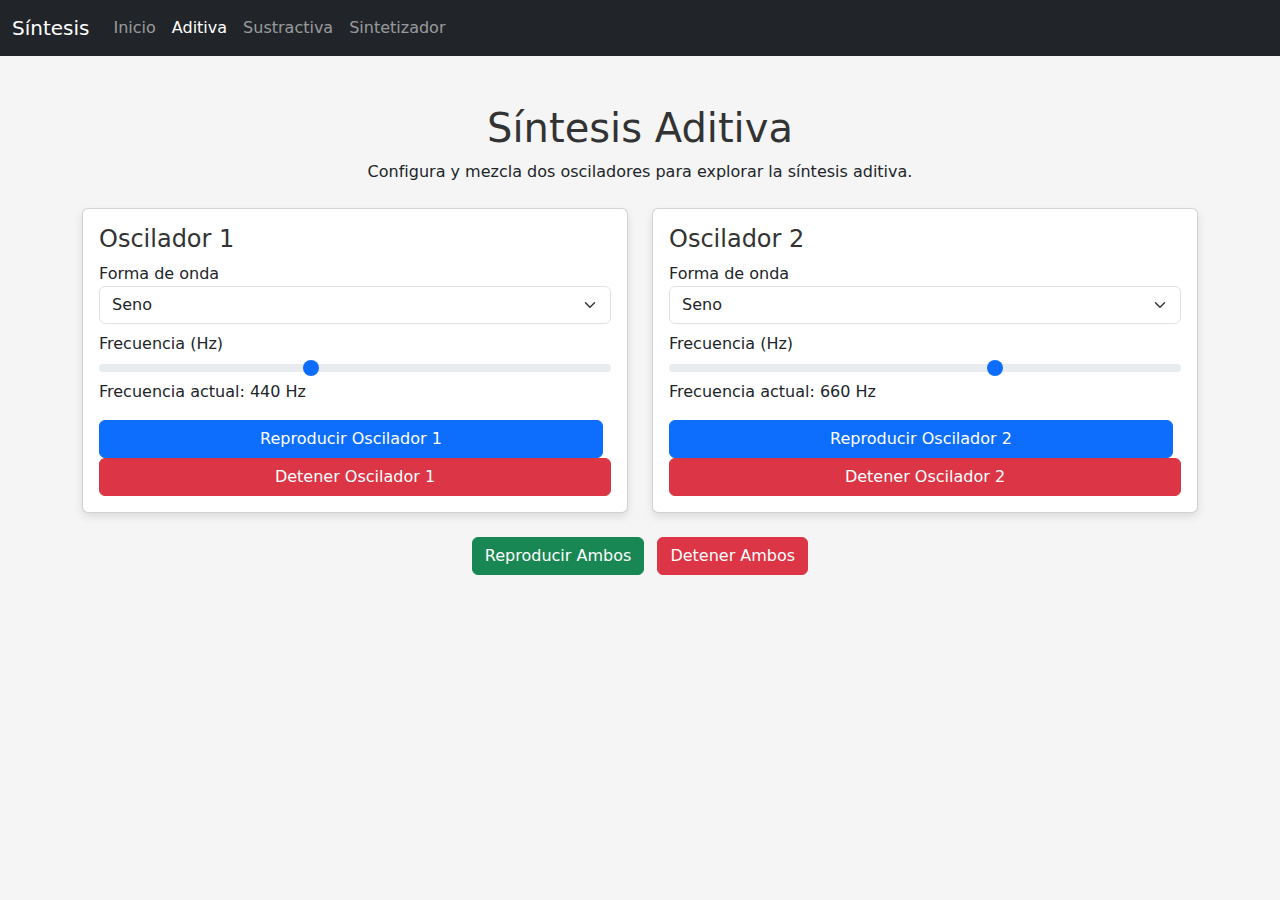
<file: aditiva/aditiva.html>
<!DOCTYPE html>
<html lang="es">
<head>
  <meta charset="UTF-8" />
  <meta name="viewport" content="width=device-width, initial-scale=1.0" />
  <title>Síntesis Aditiva</title>
  <link href="https://cdn.jsdelivr.net/npm/bootstrap@5.3.3/dist/css/bootstrap.min.css" rel="stylesheet" />
  <link rel="stylesheet" href="aditiva.css" />
</head>
<body>

  <!-- Navbar -->
  <nav class="navbar navbar-expand-lg navbar-dark bg-dark">
    <div class="container-fluid">
      <a class="navbar-brand" href="#">Síntesis</a>
      <button class="navbar-toggler" type="button" data-bs-toggle="collapse" data-bs-target="#navbarNav">
        <span class="navbar-toggler-icon"></span>
      </button>
      <div class="collapse navbar-collapse" id="navbarNav">
        <ul class="navbar-nav">
          <li class="nav-item"><a class="nav-link" href="../index.html">Inicio</a></li>
          <li class="nav-item"><a class="nav-link active" href="aditiva.html">Aditiva</a></li>
          <li class="nav-item"><a class="nav-link" href="../sustractiva/sustractiva.html">Sustractiva</a></li>
          <li class="nav-item"><a class="nav-link" href="../piano/piano.html">Sintetizador</a></li>
        </ul>
      </div>
    </div>
  </nav>

  <div class="container mt-5">
    <h1 class="text-center">Síntesis Aditiva</h1>
    <p class="text-center">Configura y mezcla dos osciladores para explorar la síntesis aditiva.</p>

    <div class="row mt-4">
      <!-- Oscilador 1 -->
      <div class="col-md-6">
        <div class="card p-3">
          <h4>Oscilador 1</h4>
          <label>Forma de onda</label>
          <select id="wave1" class="form-select mb-2">
            <option value="sine">Seno</option>
            <option value="square">Cuadrada</option>
            <option value="sawtooth">Diente de sierra</option>
            <option value="triangle">Triangular</option>
          </select>

          <label>Frecuencia (Hz)</label>
          <input type="range" id="freq1" min="50" max="1000" value="440" class="form-range">
          <p>Frecuencia actual: <span id="valFreq1">440</span> Hz</p>

          <button class="btn btn-primary me-2" id="play1">Reproducir Oscilador 1</button>
          <button class="btn btn-danger" id="stop1">Detener Oscilador 1</button>
        </div>
      </div>

      <!-- Oscilador 2 -->
      <div class="col-md-6">
        <div class="card p-3">
          <h4>Oscilador 2</h4>
          <label>Forma de onda</label>
          <select id="wave2" class="form-select mb-2">
            <option value="sine">Seno</option>
            <option value="square">Cuadrada</option>
            <option value="sawtooth">Diente de sierra</option>
            <option value="triangle">Triangular</option>
          </select>

          <label>Frecuencia (Hz)</label>
          <input type="range" id="freq2" min="50" max="1000" value="660" class="form-range">
          <p>Frecuencia actual: <span id="valFreq2">660</span> Hz</p>

          <button class="btn btn-primary me-2" id="play2">Reproducir Oscilador 2</button>
          <button class="btn btn-danger" id="stop2">Detener Oscilador 2</button>
        </div>
      </div>
    </div>

    <div class="text-center mt-4">
          <button class="btn btn-success me-2" id="playBoth">Reproducir Ambos</button>
          <button class="btn btn-danger" id="stopBoth">Detener Ambos</button>
    </div>

  <script src="https://cdn.jsdelivr.net/npm/bootstrap@5.3.3/dist/js/bootstrap.bundle.min.js"></script>
  <script src="aditiva.js"></script>
</body>
</html>
</file>
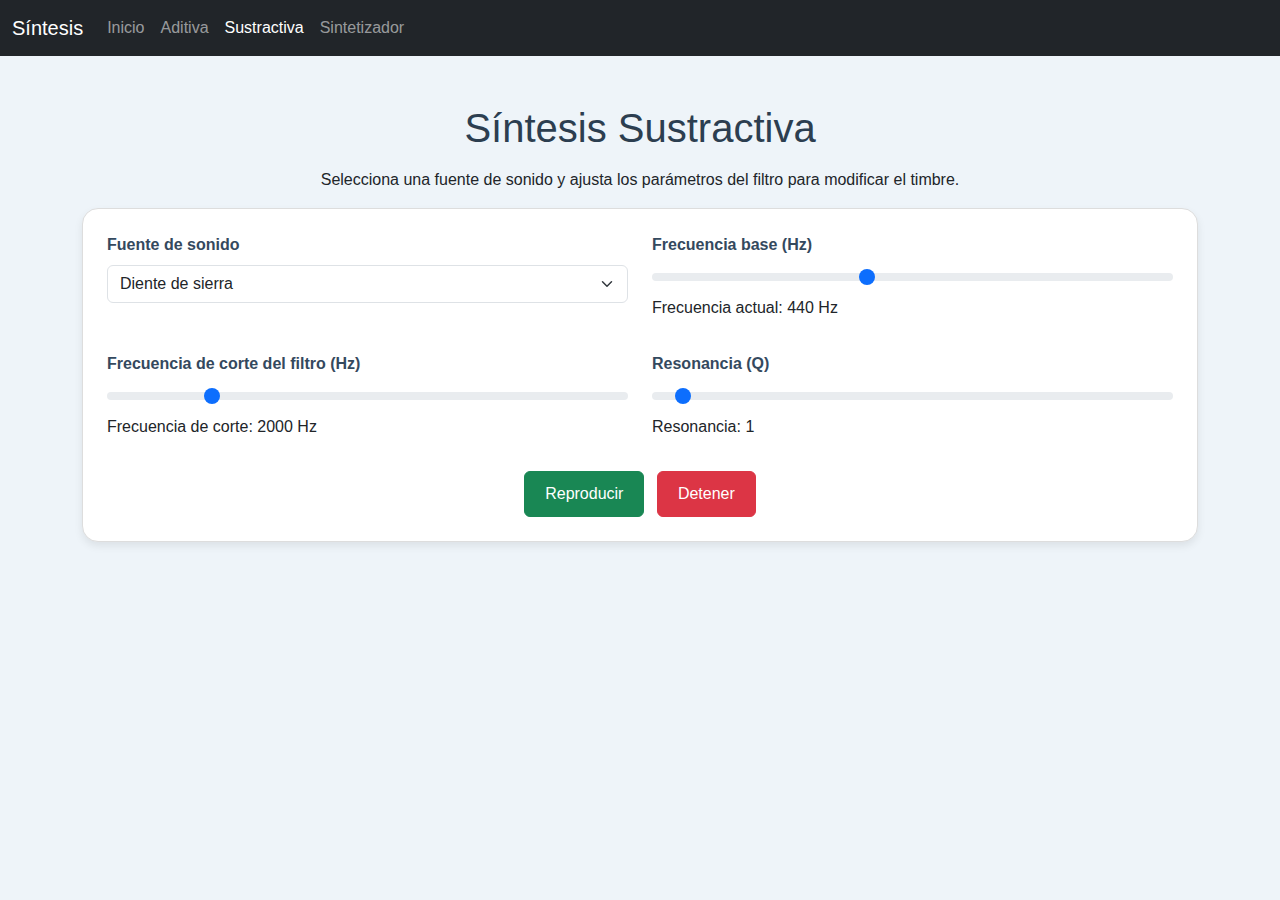
<file: sustractiva/sustractiva.html>
<!DOCTYPE html>
<html lang="es">
<head>
  <meta charset="UTF-8" />
  <meta name="viewport" content="width=device-width, initial-scale=1.0" />
  <title>Síntesis Sustractiva</title>
  <link href="https://cdn.jsdelivr.net/npm/bootstrap@5.3.3/dist/css/bootstrap.min.css" rel="stylesheet" />
  <link rel="stylesheet" href="sustractiva.css" />
</head>
<body>

  <!-- Navbar -->
  <nav class="navbar navbar-expand-lg navbar-dark bg-dark">
    <div class="container-fluid">
      <a class="navbar-brand" href="#">Síntesis</a>
      <button class="navbar-toggler" type="button" data-bs-toggle="collapse" data-bs-target="#navbarNav">
        <span class="navbar-toggler-icon"></span>
      </button>
      <div class="collapse navbar-collapse" id="navbarNav">
        <ul class="navbar-nav">
          <li class="nav-item"><a class="nav-link" href="../index.html">Inicio</a></li>
          <li class="nav-item"><a class="nav-link" href="../aditiva/aditiva.html">Aditiva</a></li>
          <li class="nav-item"><a class="nav-link active" href="sustractiva.html">Sustractiva</a></li>
          <li class="nav-item"><a class="nav-link" href="../piano/piano.html">Sintetizador</a></li>
        </ul>
      </div>
    </div>
  </nav>

  <!-- Contenido -->
  <div class="container mt-5">
    <h1 class="text-center">Síntesis Sustractiva</h1>
    <p class="text-center">Selecciona una fuente de sonido y ajusta los parámetros del filtro para modificar el timbre.</p>

    <div class="card p-4">
      <div class="row">
        <!-- Fuente de sonido -->
        <div class="col-md-6 mb-3">
          <label for="sourceType" class="form-label">Fuente de sonido</label>
          <select id="sourceType" class="form-select">
            <option value="sawtooth">Diente de sierra</option>
            <option value="square">Cuadrada</option>
            <option value="triangle">Triangular</option>
            <option value="sine">Seno</option>
            <option value="white">Ruido blanco</option>
            <option value="pink">Ruido rosa</option>
          </select>
        </div>

        <!-- Frecuencia base -->
        <div class="col-md-6 mb-3">
          <label for="baseFreq" class="form-label">Frecuencia base (Hz)</label>
          <input type="range" class="form-range" id="baseFreq" min="50" max="1000" value="440">
          <p>Frecuencia actual: <span id="baseFreqVal">440</span> Hz</p>
        </div>
      </div>

      <div class="row">
        <!-- Filtro: Frecuencia de corte -->
        <div class="col-md-6 mb-3">
          <label for="cutoffFreq" class="form-label">Frecuencia de corte del filtro (Hz)</label>
          <input type="range" class="form-range" id="cutoffFreq" min="100" max="10000" value="2000">
          <p>Frecuencia de corte: <span id="cutoffFreqVal">2000</span> Hz</p>
        </div>

        <!-- Filtro: Resonancia -->
        <div class="col-md-6 mb-3">
          <label for="resonance" class="form-label">Resonancia (Q)</label>
          <input type="range" class="form-range" id="resonance" min="0.1" max="20" step="0.1" value="1">
          <p>Resonancia: <span id="resonanceVal">1</span></p>
        </div>
      </div>

      <!-- Botones -->
      <div class="text-center">
        <button class="btn btn-success me-2" id="play">Reproducir</button>
        <button class="btn btn-danger" id="stop">Detener</button>
      </div>
    </div>
  </div>

  <script src="https://cdn.jsdelivr.net/npm/bootstrap@5.3.3/dist/js/bootstrap.bundle.min.js"></script>
  <script src="sustractiva.js"></script>
</body>
</html>
</file>
<file: aditiva/aditiva.css>
body {
  background-color: #f5f5f5;
}

.card {
  box-shadow: 0 4px 8px rgba(0, 0, 0, 0.1);
}

h1, h4 {
  color: #333;
}
</file>
<file: sustractiva/sustractiva.css>
body {
  background-color: #eef4f9;
  font-family: 'Segoe UI', Tahoma, Geneva, Verdana, sans-serif;
}

h1 {
  color: #2c3e50;
  margin-bottom: 1rem;
}

.card {
  background-color: #ffffff;
  border: 1px solid #ddd;
  border-radius: 1rem;
  box-shadow: 0 4px 8px rgba(0, 0, 0, 0.08);
}

.form-label {
  font-weight: 600;
  color: #34495e;
}

#play, #stop {
  padding: 10px 20px;
  font-size: 1rem;
}
</file>
